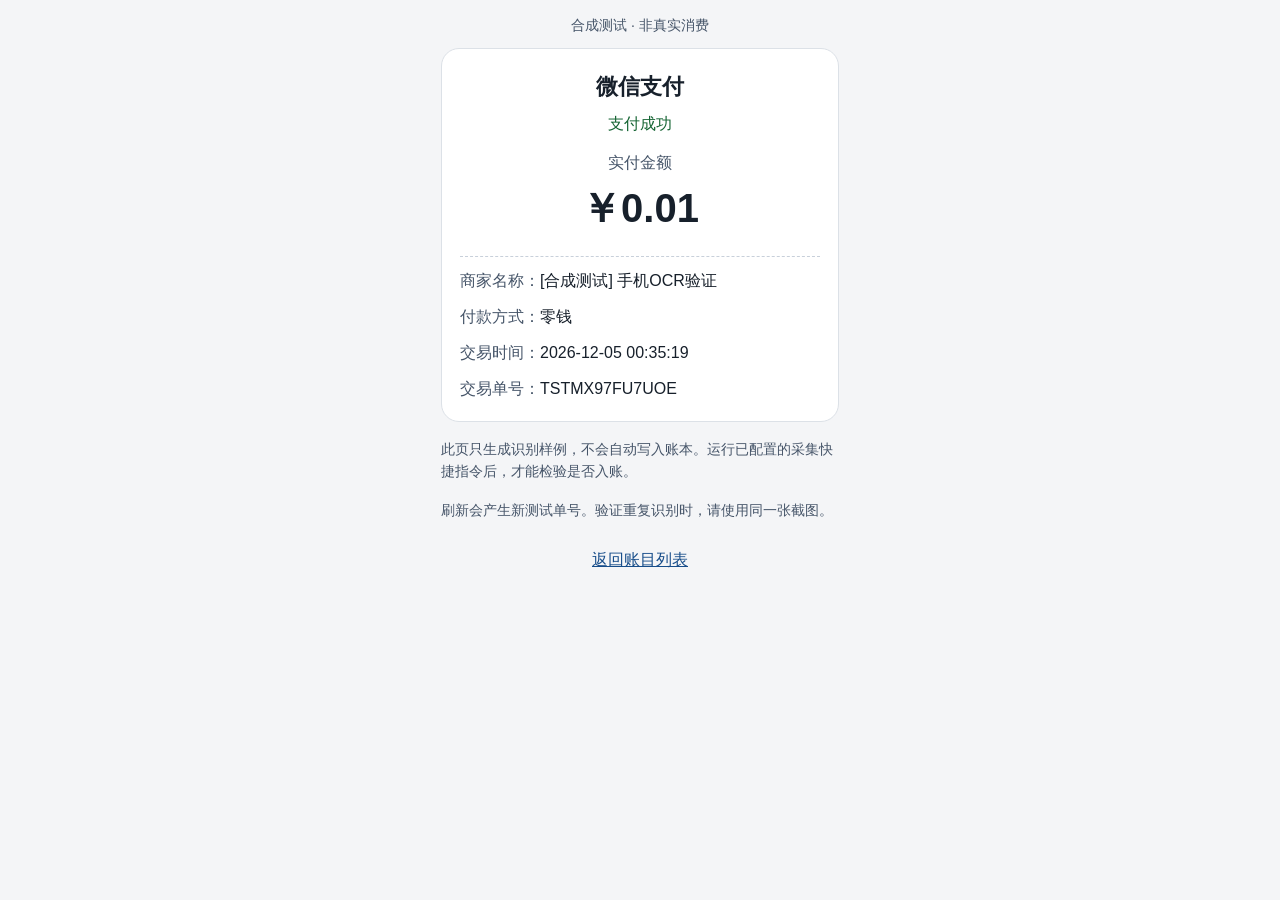
<file: frontend/apps/web/public/validation/ocr-sample.html>
<!doctype html>
<html lang="zh-CN">
<head>
  <meta charset="UTF-8">
  <meta name="viewport" content="width=device-width,initial-scale=1,viewport-fit=cover">
  <title>合成测试 · 手机 OCR 采集样例</title>
  <style>
    * { box-sizing: border-box; }
    body { margin: 0; background: #f4f5f7; color: #17202b; font: 16px/1.6 -apple-system,BlinkMacSystemFont,"PingFang SC","Microsoft YaHei",sans-serif; }
    main { max-width: 430px; margin: auto; padding: max(14px,env(safe-area-inset-top)) 16px max(24px,env(safe-area-inset-bottom)); }
    .label { margin: 0 0 12px; color: #465569; font-size: 14px; text-align: center; }
    article { padding: 20px 18px; background: white; border: 1px solid #dce1e7; border-radius: 18px; }
    h1 { margin: 0; font-size: 22px; text-align: center; }
    .status { margin: 6px 0 14px; color: #166534; text-align: center; }
    .amount-label { margin: 0; color: #465569; text-align: center; }
    .amount { margin: 0 0 16px; font-size: 40px; font-weight: 650; font-variant-numeric: tabular-nums; text-align: center; }
    dl { margin: 0; padding-top: 12px; border-top: 1px dashed #c8d0da; line-height: 1.5; }
    .field + .field { margin-top: 12px; }
    dt { display: inline; color: #465569; }
    dd { display: inline; margin: 0; overflow-wrap: anywhere; font-variant-numeric: tabular-nums; }
    .note { margin: 16px 0; color: #465569; font-size: 14px; }
    a { display: block; min-height: 44px; padding: 10px 0; color: #174d8a; text-align: center; }
  </style>
</head>
<body>
  <main>
    <p class="label">合成测试 · 非真实消费</p>
    <article aria-label="合成支付样例">
      <h1>微信支付</h1>
      <p class="status">支付成功</p>
      <p class="amount-label">实付金额</p>
      <p class="amount">￥0.01</p>
      <dl>
        <div class="field"><dt>商家名称：</dt><dd>[合成测试] 手机OCR验证</dd></div>
        <div class="field"><dt>付款方式：</dt><dd>零钱</dd></div>
        <div class="field"><dt>交易时间：</dt><dd id="time">正在生成</dd></div>
        <div class="field"><dt>交易单号：</dt><dd id="order">正在生成</dd></div>
      </dl>
    </article>
    <p class="note">此页只生成识别样例，不会自动写入账本。运行已配置的采集快捷指令后，才能检验是否入账。</p>
    <p class="note">刷新会产生新测试单号。验证重复识别时，请使用同一张截图。</p>
    <a href="/app/transactions">返回账目列表</a>
  </main>
  <script>
    const now = new Date();
    document.getElementById('time').textContent = new Date(now.getTime() + 8 * 3600000).toISOString().slice(0,19).replace('T',' ');
    const random = new Uint32Array(1);
    crypto.getRandomValues(random);
    document.getElementById('order').textContent = 'TST' + now.getTime().toString(36).toUpperCase() + random[0].toString(36).slice(0,2).toUpperCase();
  </script>
</body>
</html>
</file>
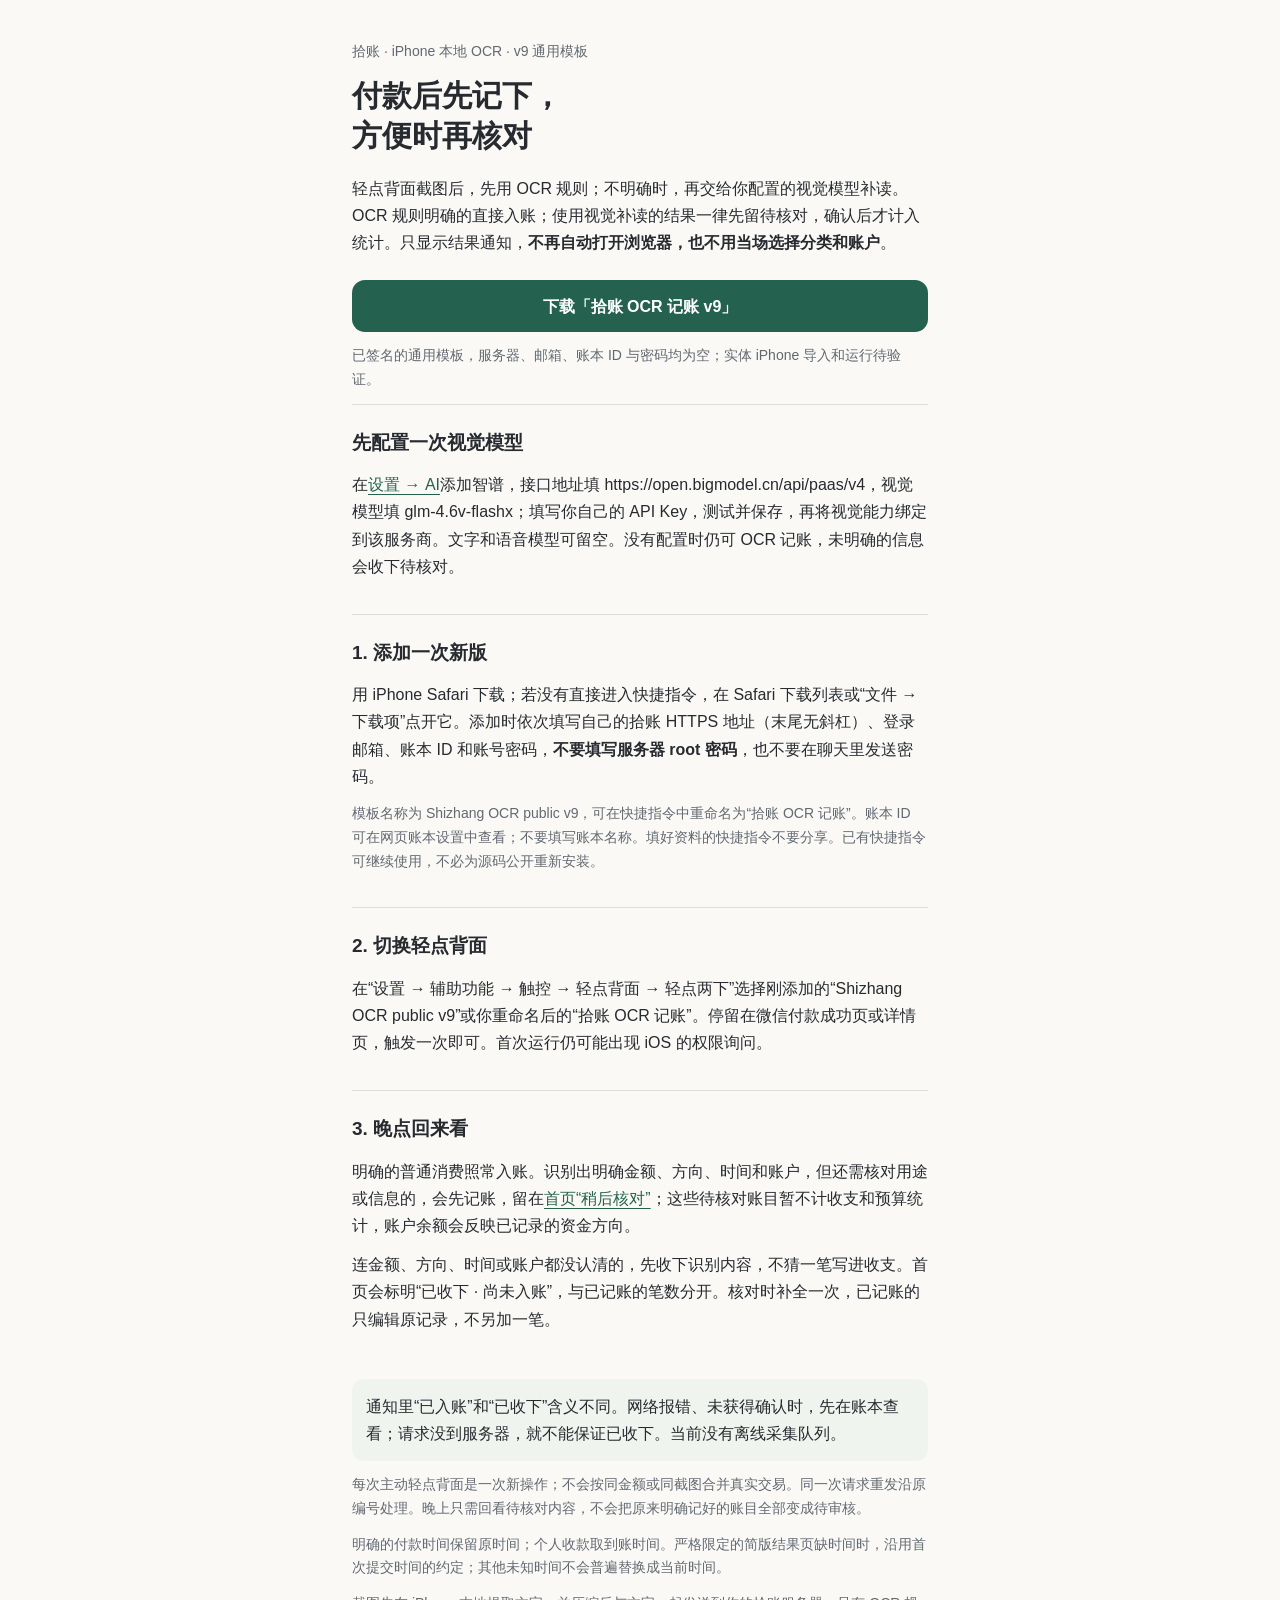
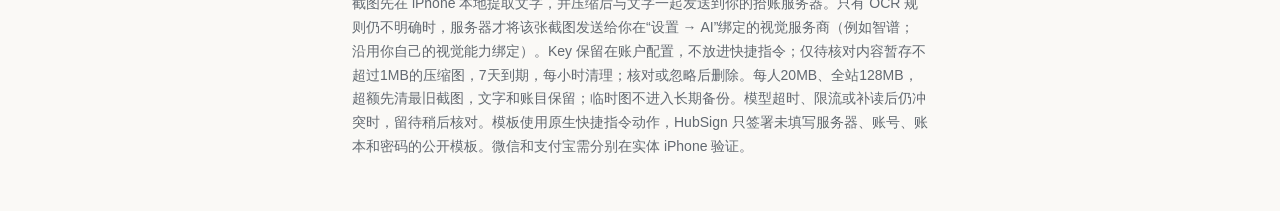
<file: frontend/apps/web/public/validation/shortcut-import.html>
<!doctype html>
<html lang="zh-CN"><head>
<meta charset="utf-8"><meta name="viewport" content="width=device-width,initial-scale=1,viewport-fit=cover"><meta name="referrer" content="no-referrer">
<title>拾账 · 先记下，稍后核对</title>
<style>*{box-sizing:border-box}body{margin:0;background:#faf9f6;color:#272b30;font:16px/1.7 -apple-system,BlinkMacSystemFont,"PingFang SC",sans-serif}main{max-width:620px;margin:auto;padding:max(28px,env(safe-area-inset-top)) 22px max(40px,env(safe-area-inset-bottom))}h1{font-size:30px;line-height:1.35;margin:12px 0 18px}h2{font-size:19px;margin:0 0 10px}p{margin:12px 0}a{color:#24624f;text-underline-offset:4px}.button{display:flex;align-items:center;justify-content:center;min-height:52px;padding:12px 16px;background:#24624f;color:white;border-radius:13px;font-weight:650;text-decoration:none;margin:24px 0 8px}.step{padding:22px 0;border-top:1px solid #deddd6}.muted{color:#626971;font-size:14px}.notice{background:#f0f4ef;padding:14px;border-radius:12px}:focus-visible{outline:3px solid #72550c;outline-offset:4px}</style>
</head><body><main>
<p class="muted">拾账 · iPhone 本地 OCR · v9 通用模板</p>
<h1>付款后先记下，<br>方便时再核对</h1>
<p>轻点背面截图后，先用 OCR 规则；不明确时，再交给你配置的视觉模型补读。OCR 规则明确的直接入账；使用视觉补读的结果一律先留待核对，确认后才计入统计。只显示结果通知，<strong>不再自动打开浏览器，也不用当场选择分类和账户</strong>。</p>
<a class="button" href="/validation/BeeCount-OCR.shortcut?v=9-public" download="拾账OCR记账v9.shortcut">下载「拾账 OCR 记账 v9」</a>
<p class="muted">已签名的通用模板，服务器、邮箱、账本 ID 与密码均为空；实体 iPhone 导入和运行待验证。</p>
<section class="step"><h2>先配置一次视觉模型</h2><p>在<a href="/app/settings/ai">设置 → AI</a>添加智谱，接口地址填 https://open.bigmodel.cn/api/paas/v4，视觉模型填 glm-4.6v-flashx；填写你自己的 API Key，测试并保存，再将视觉能力绑定到该服务商。文字和语音模型可留空。没有配置时仍可 OCR 记账，未明确的信息会收下待核对。</p></section><section class="step"><h2>1. 添加一次新版</h2>
<p>用 iPhone Safari 下载；若没有直接进入快捷指令，在 Safari 下载列表或“文件 → 下载项”点开它。添加时依次填写自己的拾账 HTTPS 地址（末尾无斜杠）、登录邮箱、账本 ID 和账号密码，<strong>不要填写服务器 root 密码</strong>，也不要在聊天里发送密码。</p>
<p class="muted">模板名称为 Shizhang OCR public v9，可在快捷指令中重命名为“拾账 OCR 记账”。账本 ID 可在网页账本设置中查看；不要填写账本名称。填好资料的快捷指令不要分享。已有快捷指令可继续使用，不必为源码公开重新安装。</p></section>
<section class="step"><h2>2. 切换轻点背面</h2>
<p>在“设置 → 辅助功能 → 触控 → 轻点背面 → 轻点两下”选择刚添加的“Shizhang OCR public v9”或你重命名后的“拾账 OCR 记账”。停留在微信付款成功页或详情页，触发一次即可。首次运行仍可能出现 iOS 的权限询问。</p></section>
<section class="step"><h2>3. 晚点回来看</h2>
<p>明确的普通消费照常入账。识别出明确金额、方向、时间和账户，但还需核对用途或信息的，会先记账，留在<a href="/app/overview">首页“稍后核对”</a>；这些待核对账目暂不计收支和预算统计，账户余额会反映已记录的资金方向。</p>
<p>连金额、方向、时间或账户都没认清的，先收下识别内容，不猜一笔写进收支。首页会标明“已收下 · 尚未入账”，与已记账的笔数分开。核对时补全一次，已记账的只编辑原记录，不另加一笔。</p></section>
<p class="notice">通知里“已入账”和“已收下”含义不同。网络报错、未获得确认时，先在账本查看；请求没到服务器，就不能保证已收下。当前没有离线采集队列。</p>
<p class="muted">每次主动轻点背面是一次新操作；不会按同金额或同截图合并真实交易。同一次请求重发沿原编号处理。晚上只需回看待核对内容，不会把原来明确记好的账目全部变成待审核。</p>
<p class="muted">明确的付款时间保留原时间；个人收款取到账时间。严格限定的简版结果页缺时间时，沿用首次提交时间的约定；其他未知时间不会普遍替换成当前时间。</p>
<p class="muted">截图先在 iPhone 本地提取文字，并压缩后与文字一起发送到你的拾账服务器。只有 OCR 规则仍不明确时，服务器才将该张截图发送给你在“设置 → AI”绑定的视觉服务商（例如智谱；沿用你自己的视觉能力绑定）。Key 保留在账户配置，不放进快捷指令；仅待核对内容暂存不超过1MB的压缩图，7天到期，每小时清理；核对或忽略后删除。每人20MB、全站128MB，超额先清最旧截图，文字和账目保留；临时图不进入长期备份。模型超时、限流或补读后仍冲突时，留待稍后核对。模板使用原生快捷指令动作，HubSign 只签署未填写服务器、账号、账本和密码的公开模板。微信和支付宝需分别在实体 iPhone 验证。</p>
</main></body></html>
</file>
